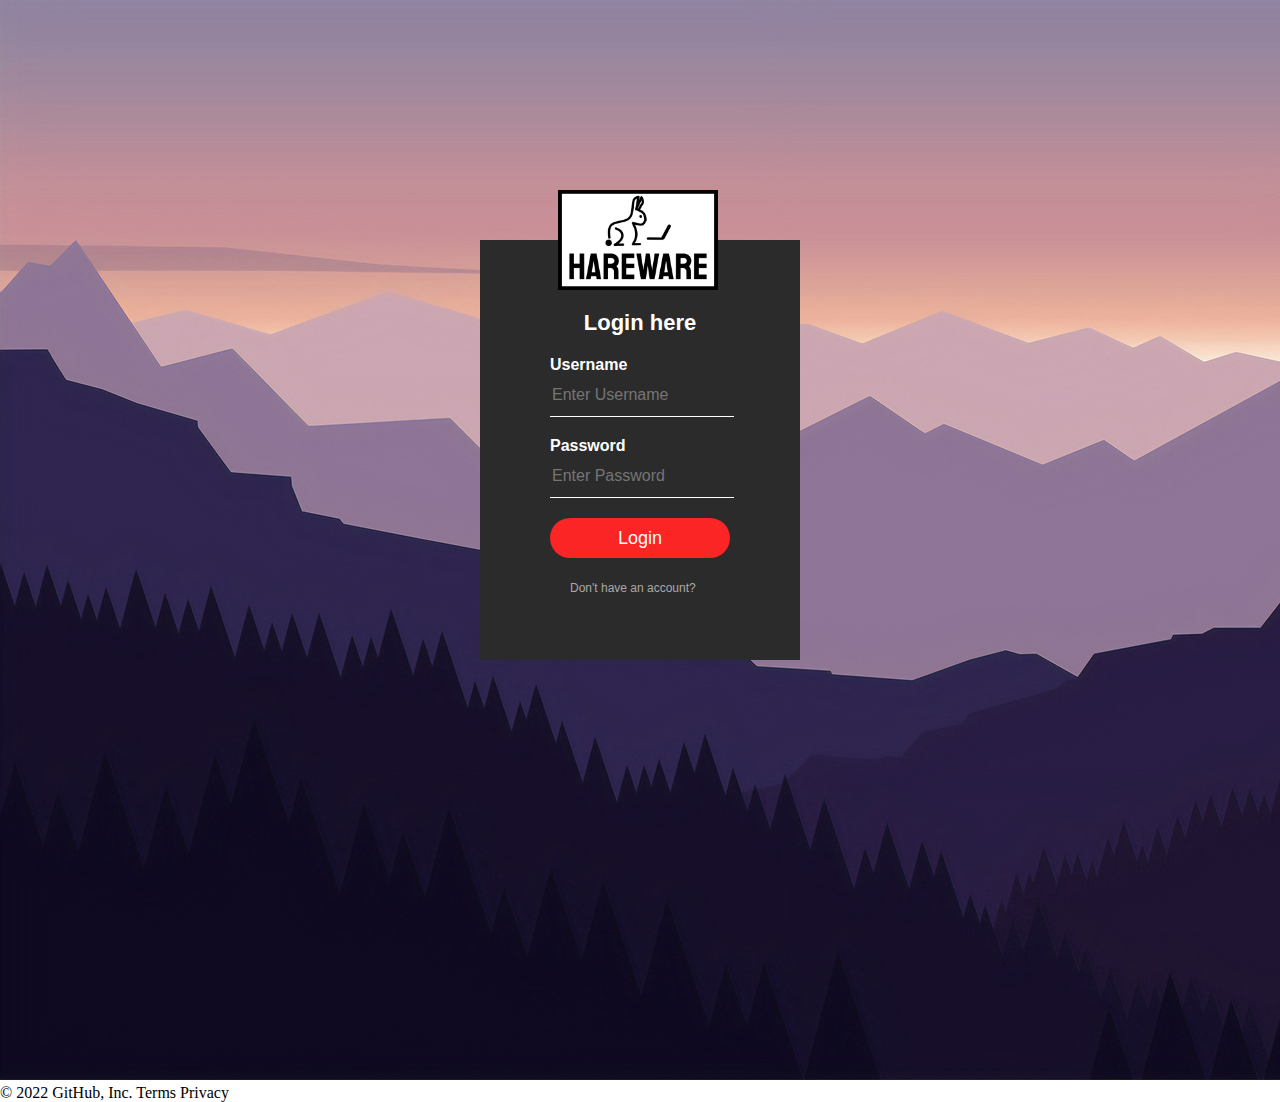
<file: urenregristratie/login/Index.html>
<!DOCTYPE html>
<html lang="en">
<head>
  <meta charset="UTF-8">
  <meta http-equiv="X-UA-Compatible" content="IE=edge">
  <meta name="viewport" content="width=device-width, initial-scale=1.0">
  
  <title>Login</title>
  <link rel="stylesheet" href="Login.css">
</head>
<body>
  
  <div>
<img src="IMG/Background-Mac.jpg" class="background">
  </div>

  <div class="Login">
    <img src="IMG/Logo_HareWare.png" class="Logo">
  <h1>Login here</h1>
  <form >
   
   <!--Hier maak ik de invul velden-->
    <p>Username</p>
    <input type="text" name="" placeholder="Enter Username">
    <p>Password</p>
    <input type="Password" name="" placeholder="Enter Password">
    <input type="submit" name="" value="Login">
    <!--<a href="#">Forgot your password?</a><br>-->
    <a href="../account/account.html">Don't have an account?</a>

  </form>
  </div>
  
  


    



</body>
</html>
© 2022 GitHub, Inc.
Terms
Privacy
</file>
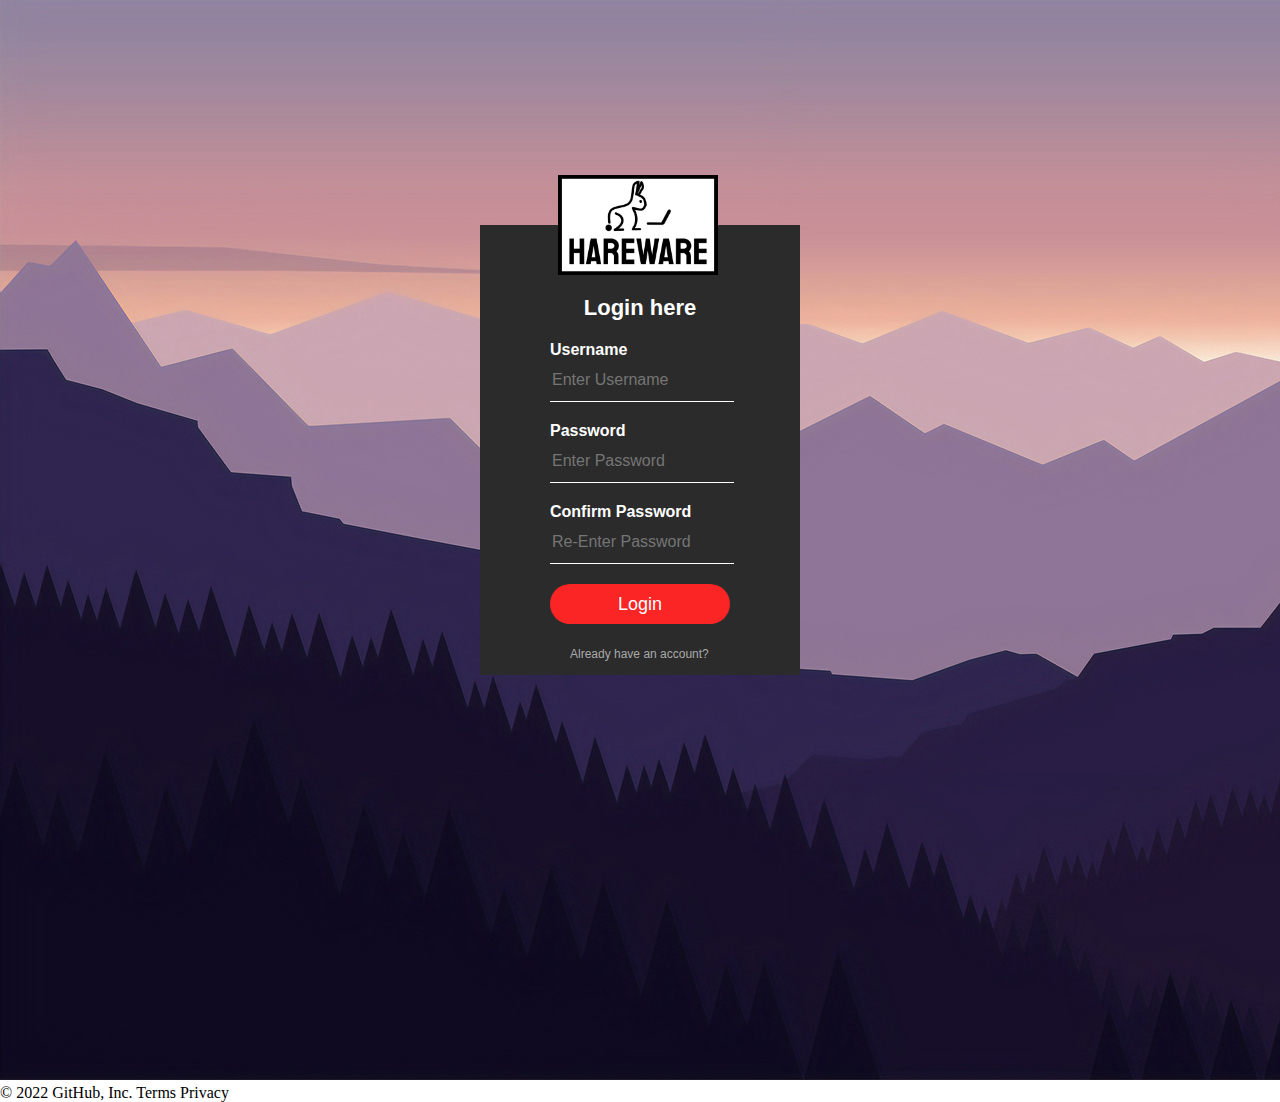
<file: urenregristratie/account/account.html>
<!DOCTYPE html>
<html lang="en">
<head>
  <meta charset="UTF-8">
  <meta http-equiv="X-UA-Compatible" content="IE=edge">
  <meta name="viewport" content="width=device-width, initial-scale=1.0">
  
  <title>Login</title>
  <link rel="stylesheet" href="account.css">
</head>
<body>
  
  <div>
<img src="IMG/Background-Mac.jpg" class="background">
  </div>

  <div class="Login">
    <img src="IMG/Logo_HareWare.png" class="Logo">
  <h1>Login here</h1>
  
  
  
  
  
  
  
  <script type="text/javascript" language="JavaScript">
      
    //--------------------------------
    // This code compares two fields in a form and submit it
    // if they're the same, or not if they're different.
    //--------------------------------
    function checkEmail(theForm) {
      if (theForm.password.value != theForm.paswordcheck.value)
      {
        alert('those passwords dont match');
        return false;
      } else {
        return true;
      }
    }
    
    </script> 
  
  
  <form name="theForm" method="post" action="..\..\urenregristratie\login\index.html"onsubmit="return checkEmail(this);">
   
   <!--Hier maak ik de invul velden-->
    <p>Username</p>
    <input type="text" name="Username" placeholder="Enter Username" required>
    <p>Password</p>
    <input type="password" name="password" placeholder="Enter Password" required>
    <p>Confirm Password</p>
    <input type="password" name="paswordcheck" placeholder="Re-Enter Password" required>
    <input type="submit" name="" value="Login">
    <!--<a href="#">Forgot your password?</a><br>-->
    <a href="../login/index.html">Already have an account?</a>


    
    
  </form>
  </div>
  
  


    



</body>
</html>
© 2022 GitHub, Inc.
Terms
Privacy
</file>
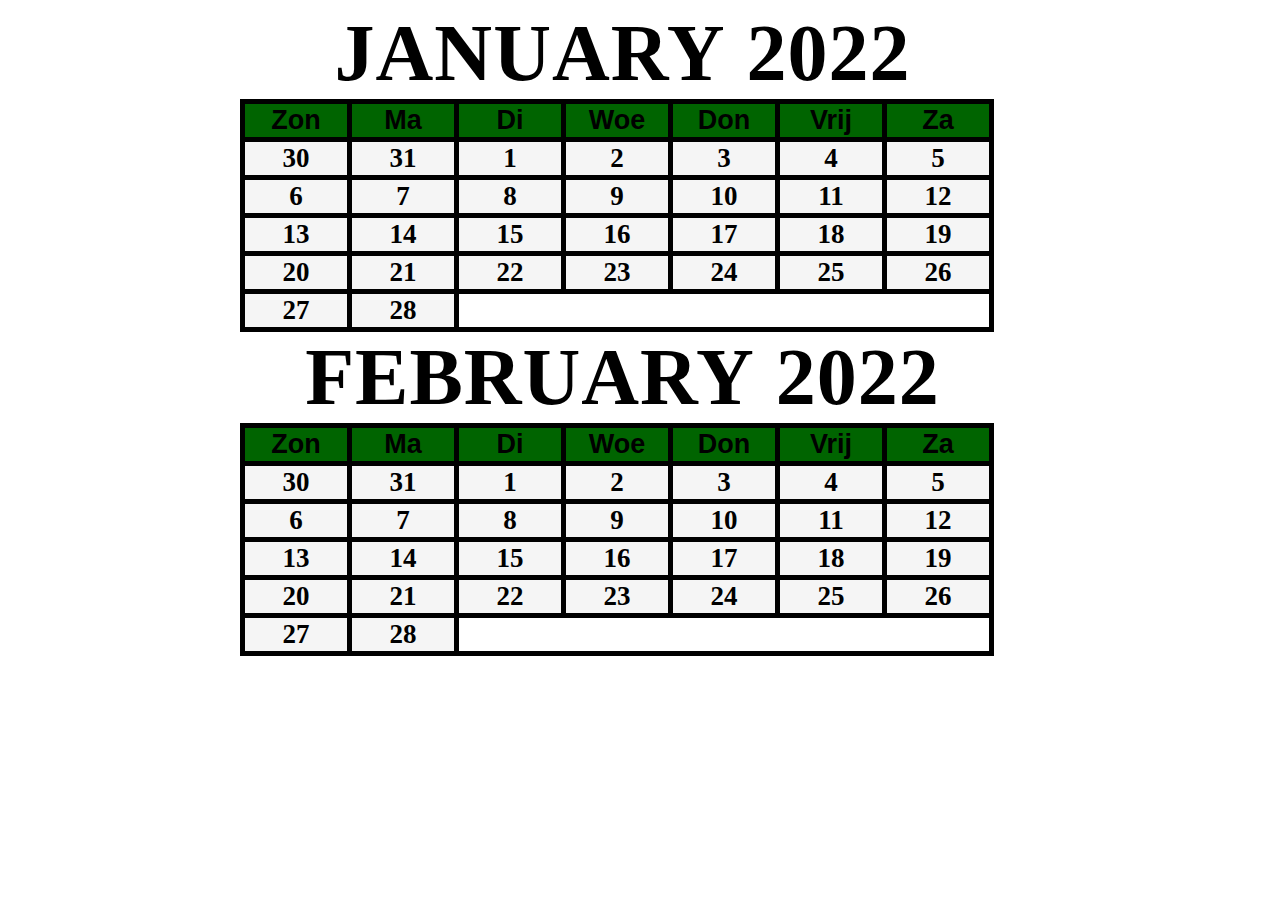
<file: urenregristratie/agenda/agenda.html>
<!DOCTYPE html>

<html>
<head>
    <title>calender</title>
    <link rel="stylesheet" type="text/css" href="agenda.css">   

</head>
    <body>
    
        <div class="calender">
            <div class="month">
                <strong>JANUARY</strong>
                <strong>2022</strong>
            </div>

            <table>
                <tr>
                   <th>Zon</th>
                   <th>Ma</th>
                   <th>Di</th>
                   <th>Woe</th>
                   <th>Don</th>
                   <th>Vrij</th>
                   <th>Za</th>
                </tr>
                <tr>
                    <td>30</td>
                    <td>31</td>
                    <td>1</td>
                    <td>2</td>
                    <td>3</td>
                    <td>4</td>
                    <td>5</td>
                </tr>
                <tr>
                    <td>6</td>
                    <td>7</td>
                    <td>8</td>
                    <td>9</td>
                    <td>10</td>
                    <td>11</td>
                    <td>12</td>
                </tr>
                <tr>
                    <td>13</td>
                    <td>14</td>
                    <td>15</td>
                    <td>16</td>
                    <td>17</td>
                    <td>18</td>
                    <td>19</td>
                </tr>
                <tr>
                    <td>20</td>
                    <td>21</td>
                    <td>22</td>
                    <td>23</td>
                    <td>24</td>
                    <td>25</td>
                    <td>26</td>
                </tr>
                <tr>
                    <td>27</td>
                    <td>28</td>
                </tr>
            </table>
        </div>
            
        <div class="calender">
            <div class="month">
                <strong>FEBRUARY</strong>
                <strong>2022</strong>
            </div>
            <table>
                <tr>
                    <th>Zon</th>
                    <th>Ma</th>
                    <th>Di</th>
                    <th>Woe</th>
                    <th>Don</th>
                    <th>Vrij</th>
                    <th>Za</th>
                </tr>
                <tr>
                    <td>30</td>
                    <td>31</td>
                    <td>1</td>
                    <td>2</td>
                    <td>3</td>
                    <td>4</td>
                    <td>5</td>
                </tr>
                <tr>
                    <td>6</td>
                    <td>7</td>
                    <td>8</td>
                    <td>9</td>
                    <td>10</td>
                    <td>11</td>
                    <td>12</td>
                </tr>
                <tr>
                    <td>13</td>
                    <td>14</td>
                    <td>15</td>
                    <td>16</td>
                    <td>17</td>
                    <td>18</td>
                    <td>19</td>
                </tr>
                <tr>
                    <td>20</td>
                    <td>21</td>
                    <td>22</td>
                    <td>23</td>
                    <td>24</td>
                    <td>25</td>
                    <td>26</td>
                </tr>
                <tr>
                    <td>27</td>
                    <td>28</td>
                </tr>
            </table>
        </div>

    </body>
</html>
</file>
<file: urenregristratie/login/Login.css>
body{
  margin: 0;
  padding:0;
  overflow: hidden;
  
}
/* de foto achter de inlog pagina*/
  .background {
   background-size: cover;
   background-position: center;
   font-family: sans-serif;
   background-repeat: no-repeat;
   
  }
  /* de box zelf */
  .Login{
    padding: 70px 70px;
    width: 320px;
    height: 420px;
    background: #2b2b2b;
    color: #fff;
    top: 50%;
    Left: 50%;
    position: absolute;
    transform: translate(-50%,-50%);
    box-sizing: border-box;
    font-family: arial;
  }
/*het logo boven de inlog box*/
  .Logo{
    width: 160px;
    height: 100px;
    border-radius: 0%;
    position: absolute;
    top: -50px;
    left: calc(40% - 50px);
  }
 
  /* "Inlog here"*/
  h1{
    margin: 0;
    padding: 0 0 20px;
    text-align: center;
    font-size: 22px;
  }

  .Login p{
    margin: 0;
    padding: 0;
    font-weight: bold;
  }

  .Login input{
    width: 100%;
    margin-bottom: 20px;
  }
/* password box */
  .Login input[type="text"], input[type="Password"]
  {

    border: none;
    border-bottom: 1px solid #fff;
    background: transparent;
    outline: none;
    height: 40px;
    color: #fff;
    font-size: 16px;

  }
 /* Rode LOGIN knop*/
  .Login input[type="submit"]
{

  border: none;
  outline:none;
  height: 40px;
  background: #fb2525;
  color:#fff;
  font-size: 18px;
  border-radius: 20px;
}
/* het hover systeem */
 .Login input[type="submit"]:hover
 {

  cursor: pointer;
  background: #ffc107;
  color:#000;
 }
/* dont have a account? */
 .Login a{
  text-decoration: none;
  font-size: 12px;
  line-height: 20px;
  color: darkgray;
margin-left: 20px;
 }
/* hover kleurtje*/
 .Login a:hover
 {
   color: #ffc107;
 }
</file>
<file: urenregristratie/account/account.css>
body{
  margin: 0;
  padding:0;
  overflow: hidden;
  
}
/* de foto achter de inlog pagina*/
  .background {
   background-size: cover;
   background-position: center;
   font-family: sans-serif;
   background-repeat: no-repeat;
   
  }
  /* de box zelf */
  .Login{
    padding: 70px 70px;
    width: 320px;
    height: 450px;
    background: #2b2b2b;
    color: #fff;
    top: 50%;
    Left: 50%;
    position: absolute;
    transform: translate(-50%,-50%);
    box-sizing: border-box;
    font-family: arial;
  }
/*het logo boven de inlog box*/
  .Logo{
    width: 160px;
    height: 100px;
    border-radius: 0%;
    position: absolute;
    top: -50px;
    left: calc(40% - 50px);
  }
 
  /* "Inlog here"*/
  h1{
    margin: 0;
    padding: 0 0 20px;
    text-align: center;
    font-size: 22px;
  }

  .Login p{
    margin: 0;
    padding: 0;
    font-weight: bold;
  }

  .Login input{
    width: 100%;
    margin-bottom: 20px;
  }
/* password box */
  .Login input[type="text"], input[type="Password"]
  {

    border: none;
    border-bottom: 1px solid #fff;
    background: transparent;
    outline: none;
    height: 40px;
    color: #fff;
    font-size: 16px;

  }
 /* Rode LOGIN knop*/
  .Login input[type="submit"]
{

  border: none;
  outline:none;
  height: 40px;
  background: #fb2525;
  color:#fff;
  font-size: 18px;
  border-radius: 20px;
}
/* het hover systeem */
 .Login input[type="submit"]:hover
 {

  cursor: pointer;
  background: #ffc107;
  color:#000;
 }
/* dont have a account? */
 .Login a{
  text-decoration: none;
  font-size: 12px;
  line-height: 20px;
  color: darkgray;
margin-left: 20px;
 }
/* hover kleurtje*/
 .Login a:hover
 {
   color: #ffc107;
 }
</file>
<file: urenregristratie/agenda/agenda.css>
.calender{
    margin: auto;
    max-width: 800px;
    font-family: serif;
    font-weight: bold;
    color: black;
}

.month{
    text-align: center;
    background:white;
    font-size: 80px;
    letter-spacing: 1px;
    color: black;
    margin-left: -35px;
}
table, th, td{
    width: 100px;
    table-layout: fixed;
    text-align: center;
    font-size: 27px;
    border-collapse: collapse;
    border:5px solid black;
    font-family: Elaphant;
}

th{
    background: darkgreen;
    color: wite;
    font-family: Arial, Helvetica, sans-serif;

}

td{
background: whitesmoke;

}

td:hover{
    background: #009900;
}
</file>
